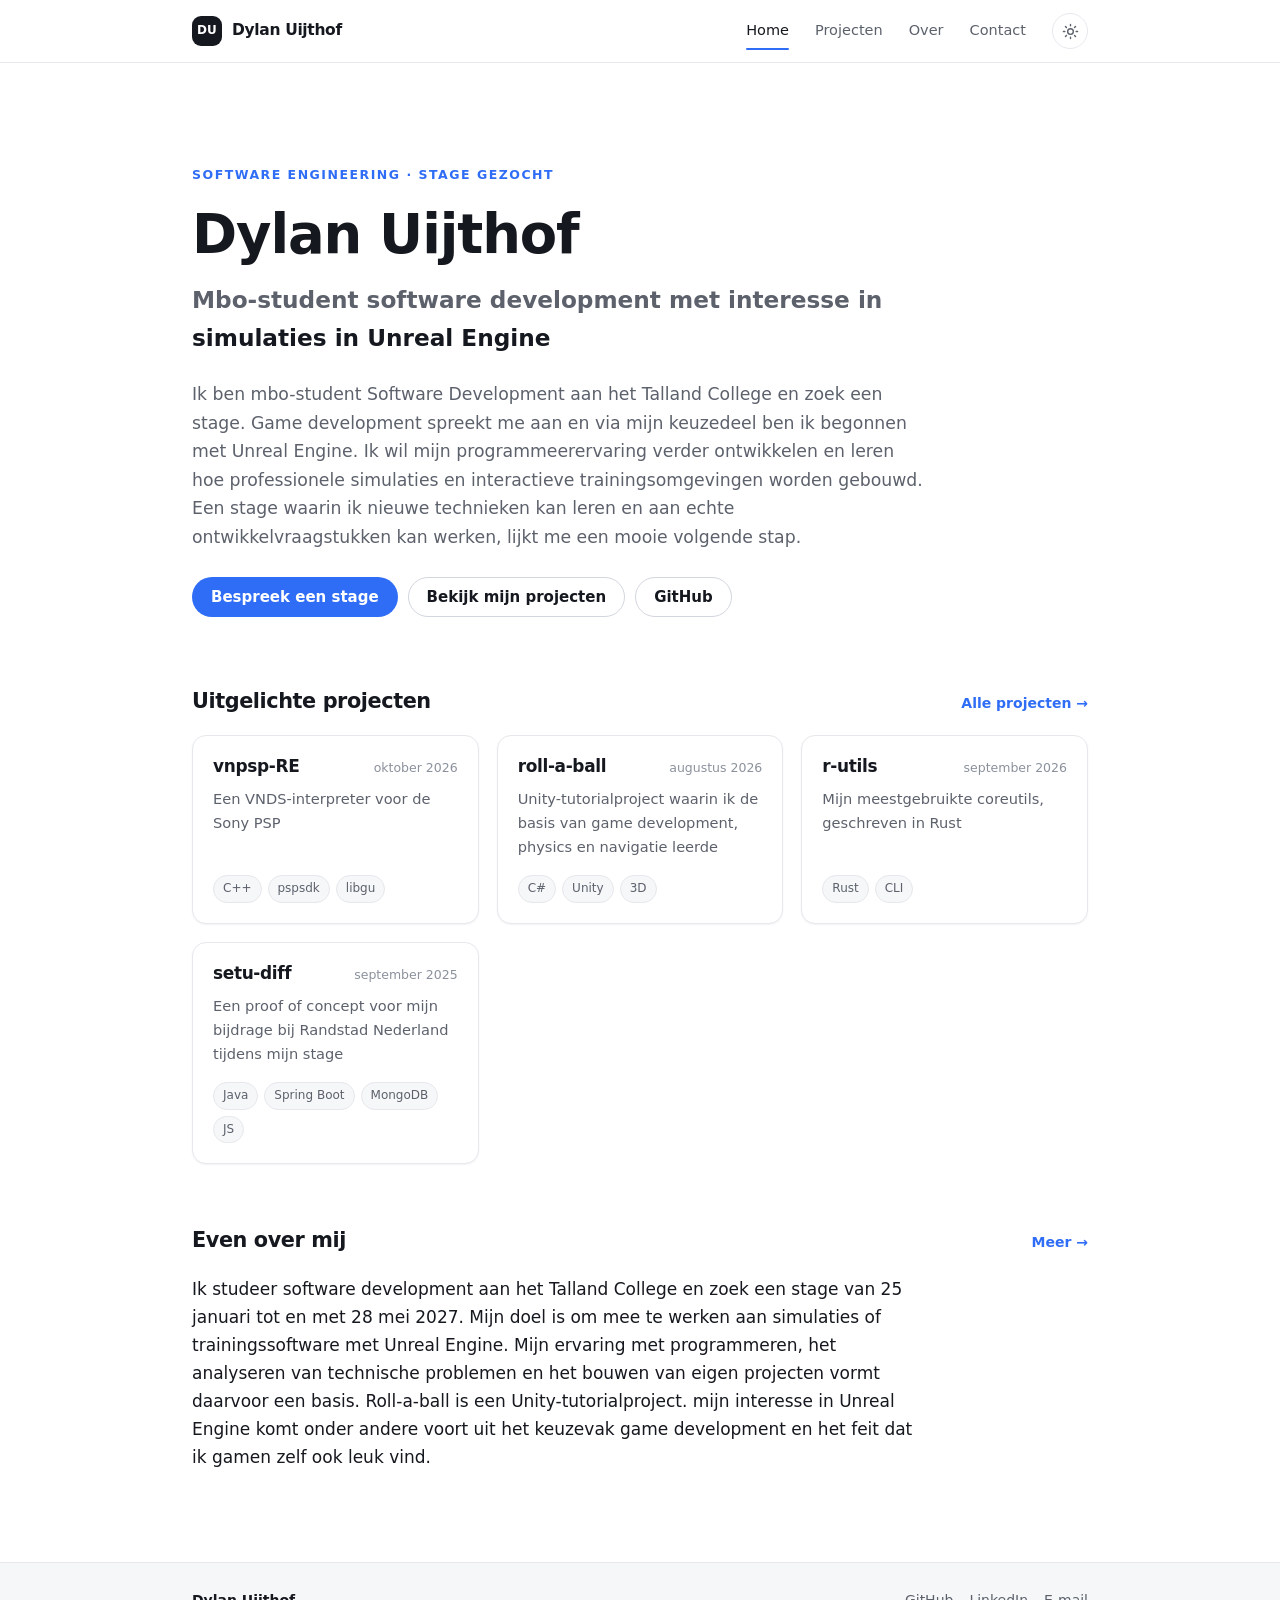
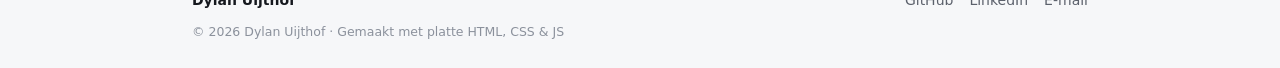
<file: index.html>
<!DOCTYPE html>
<html lang="nl" data-theme="light">
<head>
  <meta charset="utf-8">
  <meta name="viewport" content="width=device-width, initial-scale=1">
  <title>Dylan Uijthof — Systems-minded developer</title>
  <meta name="description" content="Portfolio van Dylan Uijthof, Systems-minded developer. Projecten, werk en contact.">
  <meta name="color-scheme" content="light dark">

  <meta property="og:type" content="website">
  <meta property="og:title" content="Dylan Uijthof — Systems-minded developer">
  <meta property="og:description" content="Projecten, werk en contact.">
  <meta name="twitter:card" content="summary">

  <link rel="icon" href="data:image/svg+xml,%3Csvg xmlns='http://www.w3.org/2000/svg' viewBox='0 0 32 32'%3E%3Crect width='32' height='32' rx='8' fill='%2315181e'/%3E%3Ctext x='16' y='22' font-family='sans-serif' font-size='15' font-weight='700' text-anchor='middle' fill='%23ffffff'%3EDU%3C/text%3E%3C/svg%3E">
  <link rel="stylesheet" href="assets/style.css">
  <script>
    /* Set the theme before first paint to avoid a flash of the wrong colours. */
    (function () {
      try {
        var t = localStorage.getItem('du-theme');
        if (t !== 'light' && t !== 'dark') {
          t = window.matchMedia && window.matchMedia('(prefers-color-scheme: dark)').matches ? 'dark' : 'light';
        }
        document.documentElement.setAttribute('data-theme', t);
        document.documentElement.style.colorScheme = t;
      } catch (e) { /* ignore */ }
    })();
  </script>
</head>
<body data-page="home">

  <a class="skip-link" href="#main">Naar de inhoud</a>

  <header class="site-header">
    <div class="wrap header-inner">
      <a class="brand" href="index.html">
        <span class="brand-mark" aria-hidden="true">DU</span>
        <span class="brand-text">Dylan Uijthof</span>
      </a>

      <nav class="site-nav" id="siteNav" aria-label="Hoofdmenu">
        <a href="index.html" data-nav="home">Home</a>
        <a href="projects.html" data-nav="projects">Projecten</a>
        <a href="about.html" data-nav="about">Over</a>
        <a href="contact.html" data-nav="contact">Contact</a>
      </nav>

      <button class="theme-toggle" id="themeToggle" type="button" aria-label="Kleurthema wisselen" aria-pressed="false" title="Thema wisselen">
        <svg class="icon-sun" viewBox="0 0 24 24" fill="none" stroke="currentColor" stroke-width="2" stroke-linecap="round" aria-hidden="true"><circle cx="12" cy="12" r="4"/><path d="M12 2v2M12 20v2M4.9 4.9l1.4 1.4M17.7 17.7l1.4 1.4M2 12h2M20 12h2M4.9 19.1l1.4-1.4M17.7 6.3l1.4-1.4"/></svg>
        <svg class="icon-moon" viewBox="0 0 24 24" fill="none" stroke="currentColor" stroke-width="2" stroke-linecap="round" stroke-linejoin="round" aria-hidden="true"><path d="M21 12.8A9 9 0 1 1 11.2 3a7 7 0 0 0 9.8 9.8z"/></svg>
      </button>

      <button class="nav-toggle" id="navToggle" type="button" aria-label="Menu openen" aria-controls="siteNav" aria-expanded="false">
        <span></span>
      </button>
    </div>
  </header>

  <main id="main" class="page">
    <div class="wrap">

      <section class="hero">
        <p class="eyebrow">Software Engineering · Stage gezocht</p>
        <h1>Dylan Uijthof</h1>
        <p class="role">Mbo-student software development met interesse in <b>simulaties in Unreal Engine</b></p>
        <p class="tagline">Ik ben mbo-student Software Development aan het Talland College en zoek een stage. Game development spreekt me aan en via mijn keuzedeel ben ik begonnen met Unreal Engine. Ik wil mijn programmeerervaring verder ontwikkelen en leren hoe professionele simulaties en interactieve trainingsomgevingen worden gebouwd. Een stage waarin ik nieuwe technieken kan leren en aan echte ontwikkelvraagstukken kan werken, lijkt me een mooie volgende stap.</p>
        <div class="btn-row">
          <a class="btn btn-primary" href="contact.html">Bespreek een stage</a>
          <a class="btn btn-ghost" href="projects.html">Bekijk mijn projecten</a>
          <a class="btn btn-ghost" href="https://github.com/Dylan-Uijthof" target="_blank" rel="noopener">GitHub</a>
        </div>
      </section>

      <section class="section" aria-labelledby="featured-title">
        <div class="section-head">
          <h2 id="featured-title">Uitgelichte projecten</h2>
          <a class="more" href="projects.html">Alle projecten &rarr;</a>
        </div>
        <ul class="grid" id="featured-projects">
          <li class="empty-state">Projecten laden&hellip;</li>
        </ul>
      </section>

      <section class="section" aria-labelledby="about-title">
        <div class="section-head">
          <h2 id="about-title">Even over mij</h2>
          <a class="more" href="about.html">Meer &rarr;</a>
        </div>
        <div class="prose">
          <p>
            Ik studeer software development aan het Talland College en zoek een stage van 25 januari tot en met 28 mei 2027. Mijn doel is om mee te werken aan simulaties of trainingssoftware met Unreal Engine. Mijn ervaring met programmeren, het analyseren van technische problemen en het bouwen van eigen projecten vormt daarvoor een basis. Roll-a-ball is een Unity-tutorialproject. mijn interesse in Unreal Engine komt onder andere voort uit het keuzevak game development en het feit dat ik gamen zelf ook leuk vind.
          </p>
        </div>
      </section>

    </div>
  </main>

  <footer class="site-footer">
    <div class="wrap footer-inner">
      <p><span class="footer-brand">Dylan Uijthof</span></p>
      <ul class="footer-links">
        <li><a href="https://github.com/Dylan-Uijthof" target="_blank" rel="noopener">GitHub</a></li>
        <li><a href="https://www.linkedin.com/in/dylanuijthof/" target="_blank" rel="noopener">LinkedIn</a></li>
        <li><a href="mailto:duijthof@pm.me">E-mail</a></li>
      </ul>
      <p class="footer-note">&copy; <span data-year>2026</span> Dylan Uijthof &middot; Gemaakt met platte HTML, CSS &amp; JS</p>
    </div>
  </footer>

  <script src="assets/main.js"></script>
</body>
</html>
</file>
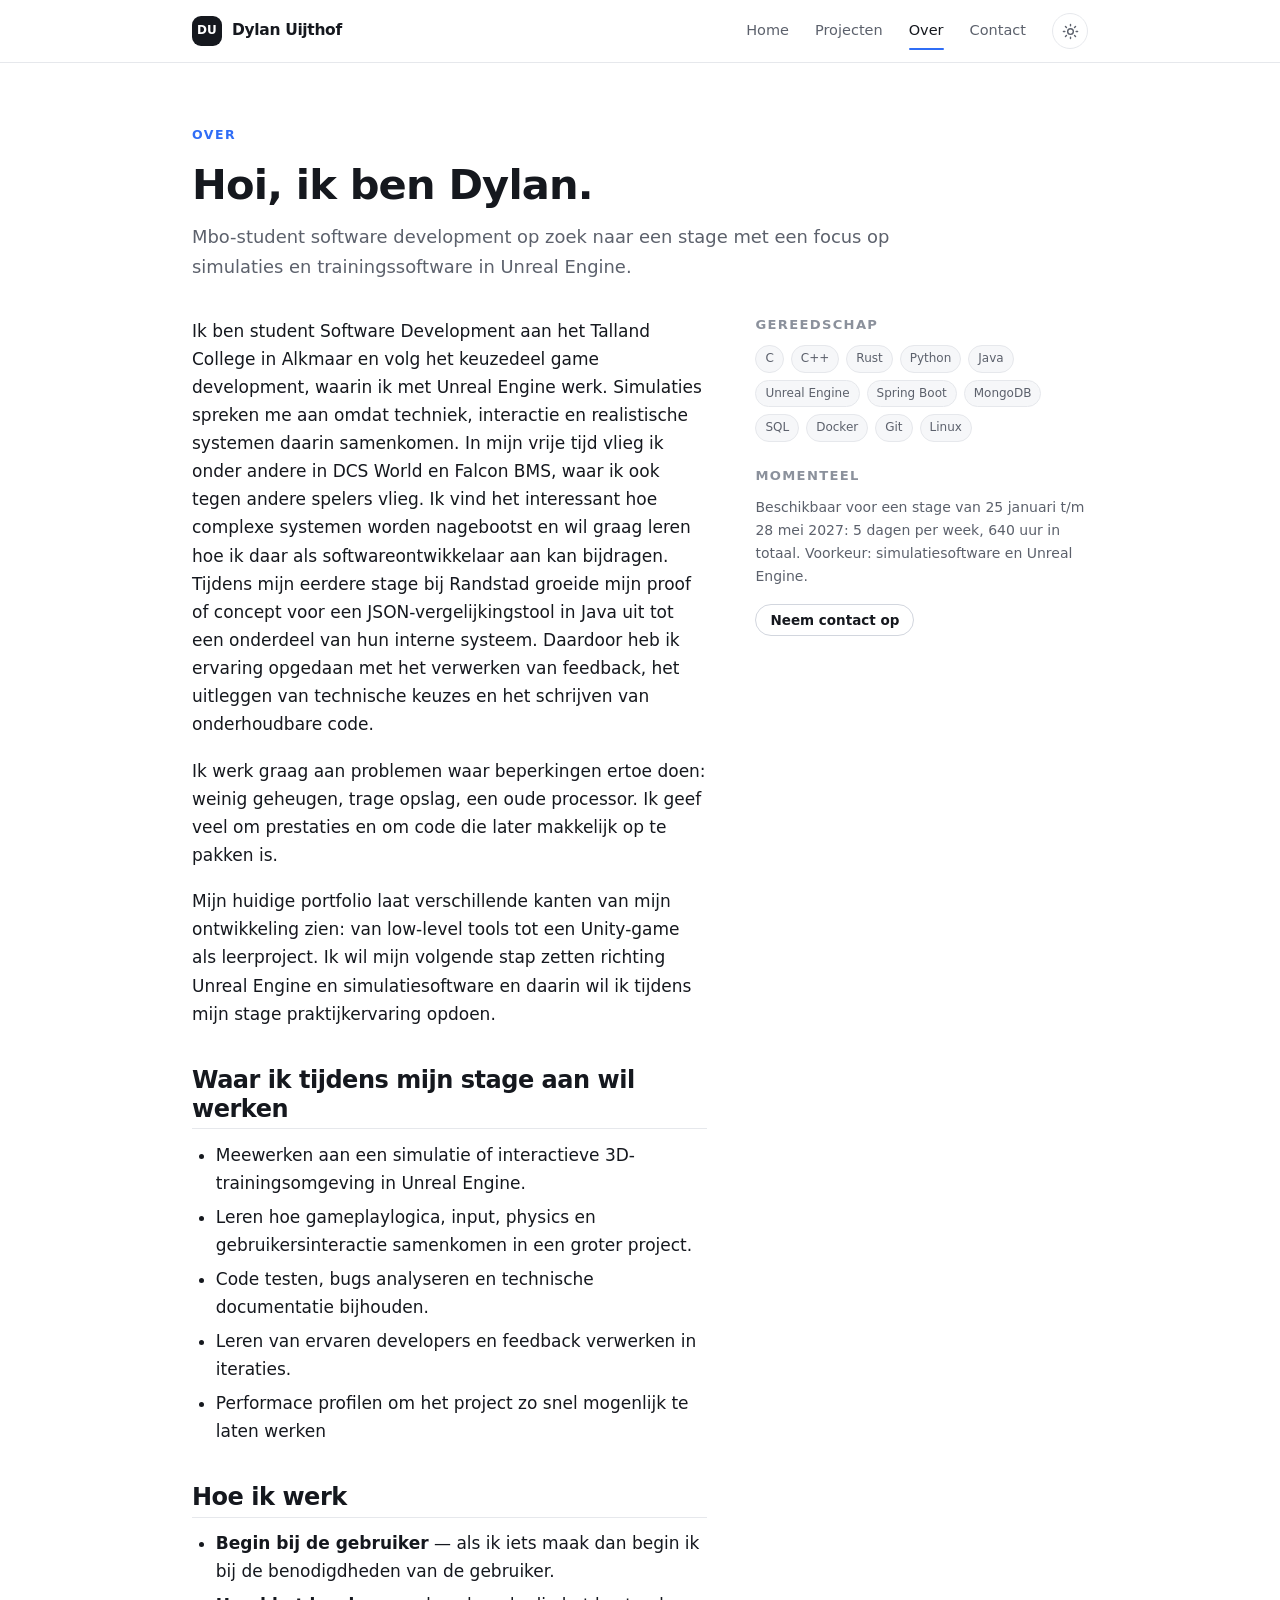
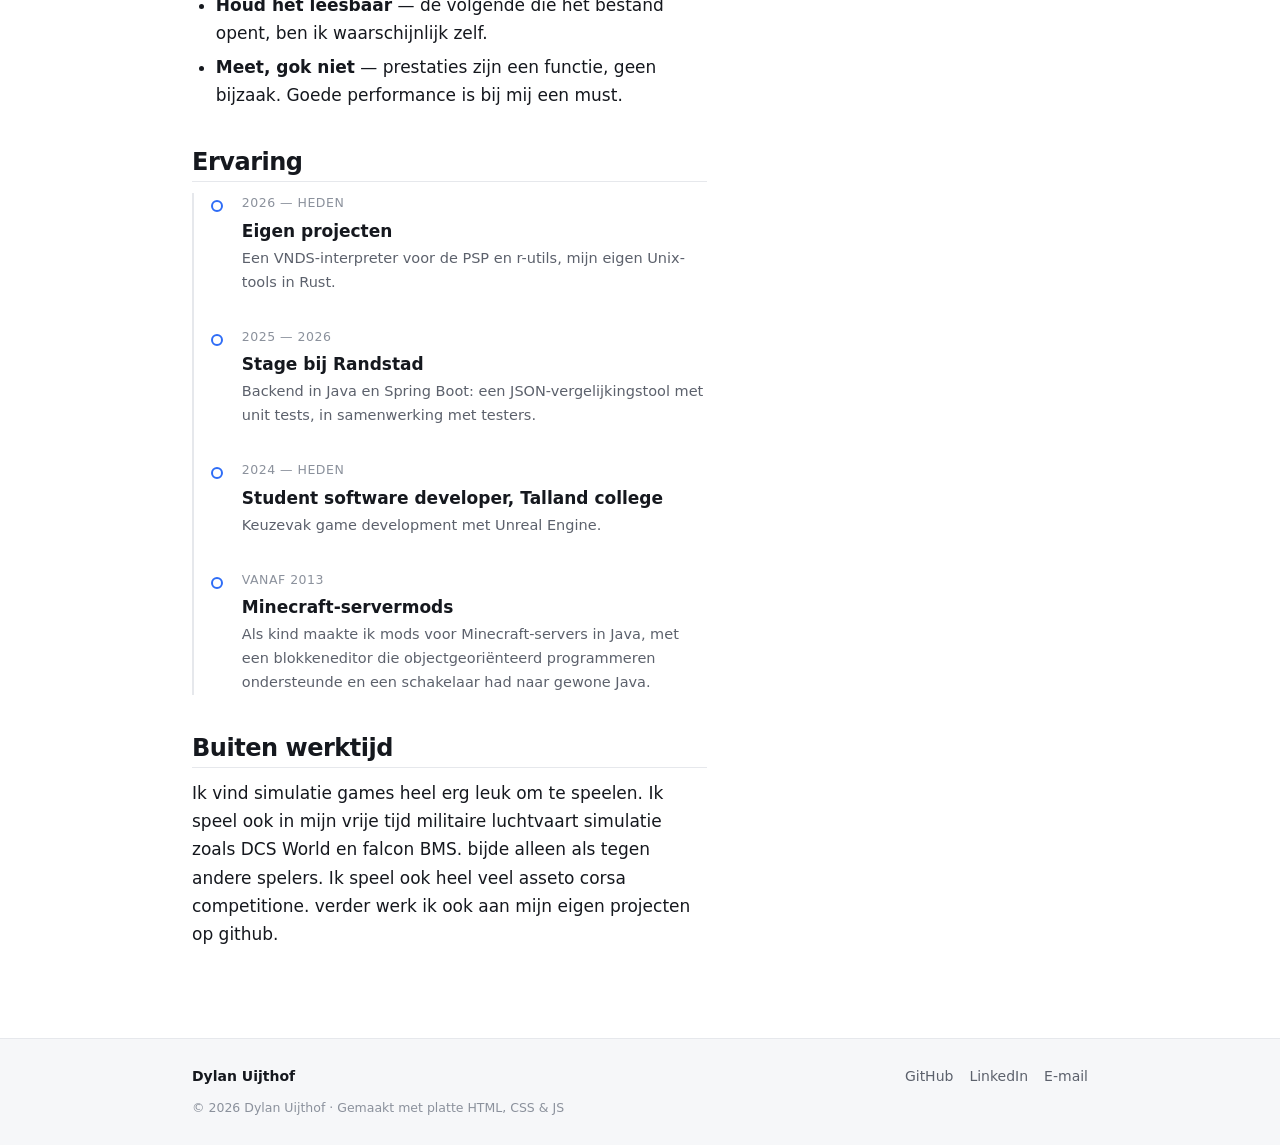
<file: about.html>
<!DOCTYPE html>
<html lang="nl" data-theme="light">
<head>
  <meta charset="utf-8">
  <meta name="viewport" content="width=device-width, initial-scale=1">
  <title>Over — Dylan Uijthof</title>
  <meta name="description" content="Over Dylan Uijthof, Systems-minded developer.">
  <meta name="color-scheme" content="light dark">

  <meta property="og:type" content="website">
  <meta property="og:title" content="Over — Dylan Uijthof">
  <meta property="og:description" content="Over Dylan Uijthof, Systems-minded developer.">
  <meta name="twitter:card" content="summary">

  <link rel="icon" href="data:image/svg+xml,%3Csvg xmlns='http://www.w3.org/2000/svg' viewBox='0 0 32 32'%3E%3Crect width='32' height='32' rx='8' fill='%2315181e'/%3E%3Ctext x='16' y='22' font-family='sans-serif' font-size='15' font-weight='700' text-anchor='middle' fill='%23ffffff'%3EDU%3C/text%3E%3C/svg%3E">
  <link rel="stylesheet" href="assets/style.css">
  <script>
    (function () {
      try {
        var t = localStorage.getItem('du-theme');
        if (t !== 'light' && t !== 'dark') {
          t = window.matchMedia && window.matchMedia('(prefers-color-scheme: dark)').matches ? 'dark' : 'light';
        }
        document.documentElement.setAttribute('data-theme', t);
        document.documentElement.style.colorScheme = t;
      } catch (e) { /* ignore */ }
    })();
  </script>
</head>
<body data-page="about">

  <a class="skip-link" href="#main">Naar de inhoud</a>

  <header class="site-header">
    <div class="wrap header-inner">
      <a class="brand" href="index.html">
        <span class="brand-mark" aria-hidden="true">DU</span>
        <span class="brand-text">Dylan Uijthof</span>
      </a>

      <nav class="site-nav" id="siteNav" aria-label="Hoofdmenu">
        <a href="index.html" data-nav="home">Home</a>
        <a href="projects.html" data-nav="projects">Projecten</a>
        <a href="about.html" data-nav="about">Over</a>
        <a href="contact.html" data-nav="contact">Contact</a>
      </nav>

      <button class="theme-toggle" id="themeToggle" type="button" aria-label="Kleurthema wisselen" aria-pressed="false" title="Thema wisselen">
        <svg class="icon-sun" viewBox="0 0 24 24" fill="none" stroke="currentColor" stroke-width="2" stroke-linecap="round" aria-hidden="true"><circle cx="12" cy="12" r="4"/><path d="M12 2v2M12 20v2M4.9 4.9l1.4 1.4M17.7 17.7l1.4 1.4M2 12h2M20 12h2M4.9 19.1l1.4-1.4M17.7 6.3l1.4-1.4"/></svg>
        <svg class="icon-moon" viewBox="0 0 24 24" fill="none" stroke="currentColor" stroke-width="2" stroke-linecap="round" stroke-linejoin="round" aria-hidden="true"><path d="M21 12.8A9 9 0 1 1 11.2 3a7 7 0 0 0 9.8 9.8z"/></svg>
      </button>

      <button class="nav-toggle" id="navToggle" type="button" aria-label="Menu openen" aria-controls="siteNav" aria-expanded="false">
        <span></span>
      </button>
    </div>
  </header>

  <main id="main" class="page">
    <div class="wrap">

      <header class="page-head">
        <p class="eyebrow">Over</p>
        <h1>Hoi, ik ben Dylan.</h1>
        <p class="lede">Mbo-student software development op zoek naar een stage met een focus op simulaties en trainingssoftware in Unreal Engine.</p>
      </header>

      <div class="about-grid">

        <div class="prose">
          <p>
            Ik ben student Software Development aan het Talland College in Alkmaar en volg het keuzedeel game development, waarin ik met Unreal Engine werk.

Simulaties spreken me aan omdat techniek, interactie en realistische systemen daarin samenkomen. In mijn vrije tijd vlieg ik onder andere in DCS World en Falcon BMS, waar ik ook tegen andere spelers vlieg. Ik vind het interessant hoe complexe systemen worden nagebootst en wil graag leren hoe ik daar als softwareontwikkelaar aan kan bijdragen.

Tijdens mijn eerdere stage bij Randstad groeide mijn proof of concept voor een JSON-vergelijkingstool in Java uit tot een onderdeel van hun interne systeem. Daardoor heb ik ervaring opgedaan met het verwerken van feedback, het uitleggen van technische keuzes en het schrijven van onderhoudbare code.
          </p>
          <p>
            Ik werk graag aan problemen waar beperkingen ertoe doen: weinig geheugen, trage
            opslag, een oude processor. Ik geef veel om prestaties en om code die later
            makkelijk op te pakken is.
          </p>
          <p>
            Mijn huidige portfolio laat verschillende kanten van mijn ontwikkeling zien: van low-level tools tot een Unity-game als leerproject. Ik wil mijn volgende stap zetten richting Unreal Engine en simulatiesoftware en daarin wil ik tijdens mijn stage praktijkervaring opdoen.
          </p>
          <h2>Waar ik tijdens mijn stage aan wil werken</h2>
          <ul>
            <li>Meewerken aan een simulatie of interactieve 3D-trainingsomgeving in Unreal Engine.</li>
            <li>Leren hoe gameplaylogica, input, physics en gebruikersinteractie samenkomen in een groter project.</li>
            <li>Code testen, bugs analyseren en technische documentatie bijhouden.</li>
            <li>Leren van ervaren developers en feedback verwerken in iteraties.</li>
            <li>Performace profilen om het project zo snel mogenlijk te laten werken</li>
          </ul>

          <h2>Hoe ik werk</h2>
          <ul>
            <li><strong>Begin bij de gebruiker</strong> — als ik iets maak dan begin ik bij de benodigdheden van de gebruiker.</li>
            <li><strong>Houd het leesbaar</strong> — de volgende die het bestand opent, ben ik waarschijnlijk zelf.</li>
            <li><strong>Meet, gok niet</strong> — prestaties zijn een functie, geen bijzaak. Goede performance is bij mij een must.</li>
          </ul>

          <h2>Ervaring</h2>
          <ol class="timeline">
            <li>
              <span class="when">2026 — heden</span>
              <span class="what">Eigen projecten</span>
              <p class="where">Een VNDS-interpreter voor de PSP en r-utils, mijn eigen Unix-tools in Rust.</p>
            </li>
            <li>
              <span class="when">2025 — 2026</span>
              <span class="what">Stage bij Randstad</span>
              <p class="where">Backend in Java en Spring Boot: een JSON-vergelijkingstool met unit tests, in samenwerking met testers.</p>
            </li>
            <li>
              <span class="when">2024 — heden</span>
              <span class="what">Student software developer, Talland college</span>
              <p class="where">Keuzevak game development met Unreal Engine.</p>
            </li>
            <li>
              <span class="when">Vanaf 2013</span>
              <span class="what">Minecraft-servermods</span>
              <p class="where">Als kind maakte ik mods voor Minecraft-servers in Java, met een blokkeneditor die objectgeoriënteerd programmeren ondersteunde en een schakelaar had naar gewone Java.</p>
            </li>
          </ol>

          <h2>Buiten werktijd</h2>
          <p>
            Ik vind simulatie games heel erg leuk om te speelen. Ik speel ook in mijn vrije tijd militaire luchtvaart simulatie zoals DCS World en falcon BMS. bijde alleen als tegen andere spelers. Ik speel ook heel veel asseto corsa competitione. verder werk ik ook aan mijn eigen projecten op github.
          </p>
        </div>

        <aside class="sidebar">
          <section aria-labelledby="toolbox-title">
            <h2 id="toolbox-title">Gereedschap</h2>
            <ul class="chip-list">
              <li class="tag">C</li>
              <li class="tag">C++</li>
              <li class="tag">Rust</li>
              <li class="tag">Python</li>
              <li class="tag">Java</li>
              <li class="tag">Unreal Engine</li>
              <li class="tag">Spring Boot</li>
              <li class="tag">MongoDB</li>
              <li class="tag">SQL</li>
              <li class="tag">Docker</li>
              <li class="tag">Git</li>
              <li class="tag">Linux</li>
            </ul>
          </section>

          <section aria-labelledby="currently-title">
            <h2 id="currently-title">Momenteel</h2>
            <p class="muted-note">Beschikbaar voor een stage van 25 januari t/m 28 mei 2027: 5 dagen per week, 640 uur in totaal. Voorkeur: simulatiesoftware en Unreal Engine.</p>
            <p class="btn-row">
              <a class="btn btn-ghost btn-sm" href="contact.html">Neem contact op</a>
            </p>
          </section>
        </aside>

      </div>
    </div>
  </main>

  <footer class="site-footer">
    <div class="wrap footer-inner">
      <p><span class="footer-brand">Dylan Uijthof</span></p>
      <ul class="footer-links">
        <li><a href="https://github.com/Dylan-Uijthof" target="_blank" rel="noopener">GitHub</a></li>
        <li><a href="https://www.linkedin.com/in/dylanuijthof/" target="_blank" rel="noopener">LinkedIn</a></li>
        <li><a href="mailto:duijthof@pm.me">E-mail</a></li>
      </ul>
      <p class="footer-note">&copy; <span data-year>2026</span> Dylan Uijthof &middot; Gemaakt met platte HTML, CSS &amp; JS</p>
    </div>
  </footer>

  <script src="assets/main.js"></script>
</body>
</html>
</file>
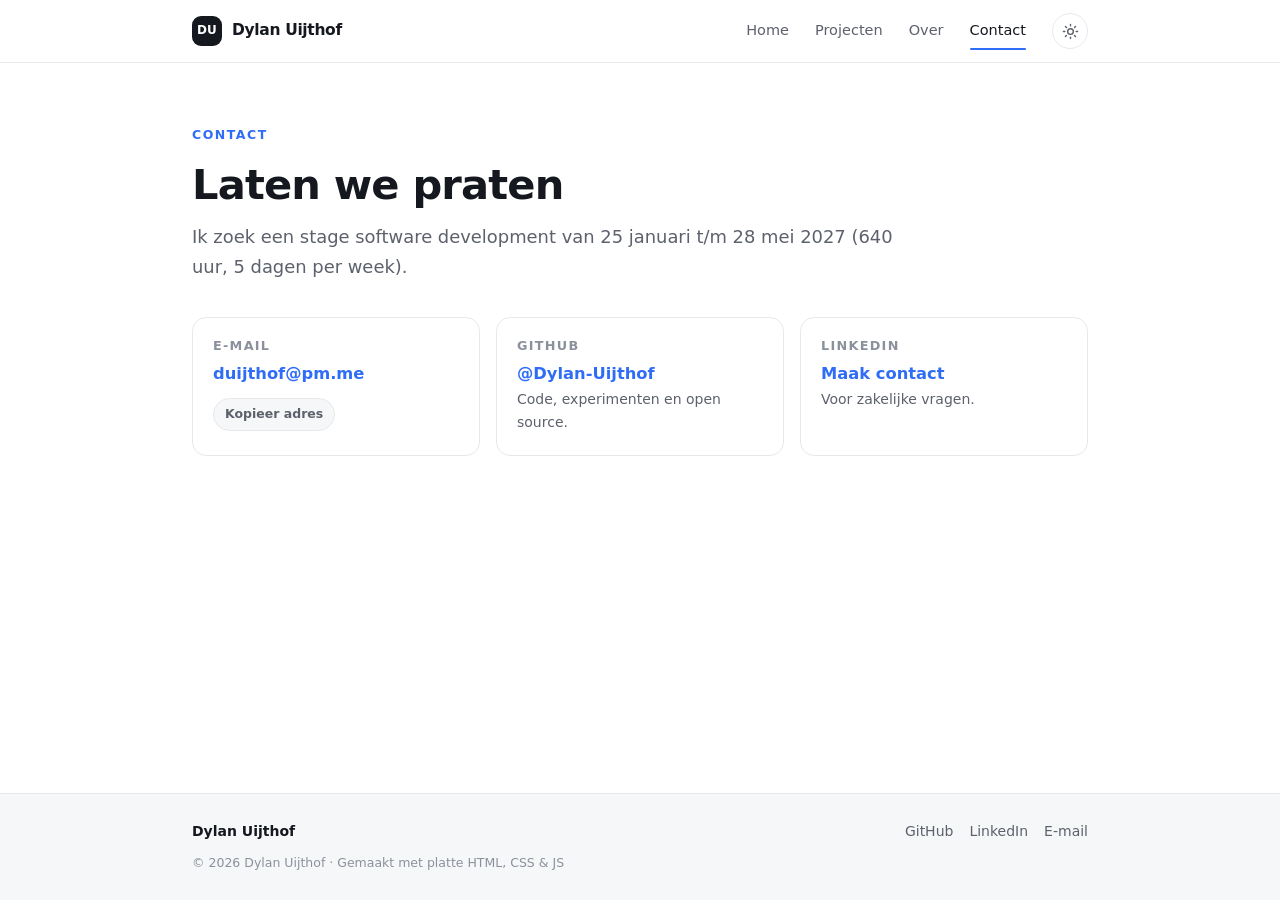
<file: contact.html>
<!DOCTYPE html>
<html lang="nl" data-theme="light">
<head>
  <meta charset="utf-8">
  <meta name="viewport" content="width=device-width, initial-scale=1">
  <title>Contact — Dylan Uijthof</title>
  <meta name="description" content="Neem contact op met Dylan Uijthof.">
  <meta name="color-scheme" content="light dark">

  <meta property="og:type" content="website">
  <meta property="og:title" content="Contact — Dylan Uijthof">
  <meta property="og:description" content="Neem contact op met Dylan Uijthof.">
  <meta name="twitter:card" content="summary">

  <link rel="icon" href="data:image/svg+xml,%3Csvg xmlns='http://www.w3.org/2000/svg' viewBox='0 0 32 32'%3E%3Crect width='32' height='32' rx='8' fill='%2315181e'/%3E%3Ctext x='16' y='22' font-family='sans-serif' font-size='15' font-weight='700' text-anchor='middle' fill='%23ffffff'%3EDU%3C/text%3E%3C/svg%3E">
  <link rel="stylesheet" href="assets/style.css">
  <script>
    (function () {
      try {
        var t = localStorage.getItem('du-theme');
        if (t !== 'light' && t !== 'dark') {
          t = window.matchMedia && window.matchMedia('(prefers-color-scheme: dark)').matches ? 'dark' : 'light';
        }
        document.documentElement.setAttribute('data-theme', t);
        document.documentElement.style.colorScheme = t;
      } catch (e) { /* ignore */ }
    })();
  </script>
</head>
<body data-page="contact">

  <a class="skip-link" href="#main">Naar de inhoud</a>

  <header class="site-header">
    <div class="wrap header-inner">
      <a class="brand" href="index.html">
        <span class="brand-mark" aria-hidden="true">DU</span>
        <span class="brand-text">Dylan Uijthof</span>
      </a>

      <nav class="site-nav" id="siteNav" aria-label="Hoofdmenu">
        <a href="index.html" data-nav="home">Home</a>
        <a href="projects.html" data-nav="projects">Projecten</a>
        <a href="about.html" data-nav="about">Over</a>
        <a href="contact.html" data-nav="contact">Contact</a>
      </nav>

      <button class="theme-toggle" id="themeToggle" type="button" aria-label="Kleurthema wisselen" aria-pressed="false" title="Thema wisselen">
        <svg class="icon-sun" viewBox="0 0 24 24" fill="none" stroke="currentColor" stroke-width="2" stroke-linecap="round" aria-hidden="true"><circle cx="12" cy="12" r="4"/><path d="M12 2v2M12 20v2M4.9 4.9l1.4 1.4M17.7 17.7l1.4 1.4M2 12h2M20 12h2M4.9 19.1l1.4-1.4M17.7 6.3l1.4-1.4"/></svg>
        <svg class="icon-moon" viewBox="0 0 24 24" fill="none" stroke="currentColor" stroke-width="2" stroke-linecap="round" stroke-linejoin="round" aria-hidden="true"><path d="M21 12.8A9 9 0 1 1 11.2 3a7 7 0 0 0 9.8 9.8z"/></svg>
      </button>

      <button class="nav-toggle" id="navToggle" type="button" aria-label="Menu openen" aria-controls="siteNav" aria-expanded="false">
        <span></span>
      </button>
    </div>
  </header>

  <main id="main" class="page">
    <div class="wrap">

      <header class="page-head">
        <p class="eyebrow">Contact</p>
        <h1>Laten we praten</h1>
        <p class="lede">
          Ik zoek een stage software development van 25 januari t/m 28 mei 2027 (640 uur, 5 dagen per week).
        </p>
      </header>

      <div class="contact-grid">
        <div class="contact-card">
          <h3>E-mail</h3>
          <p class="big"><a href="mailto:duijthof@pm.me">duijthof@pm.me</a></p>
          <button class="copy-inline" type="button" data-copy="duijthof@pm.me" data-copy-label="Gekopieerd!">Kopieer adres</button>
        </div>

        <div class="contact-card">
          <h3>GitHub</h3>
          <p class="big"><a href="https://github.com/Dylan-Uijthof" target="_blank" rel="noopener">@Dylan-Uijthof</a></p>
          <p class="muted-note">Code, experimenten en open source.</p>
        </div>

        <div class="contact-card">
          <h3>LinkedIn</h3>
          <p class="big"><a href="https://www.linkedin.com/in/dylanuijthof/" target="_blank" rel="noopener">Maak contact</a></p>
          <p class="muted-note">Voor zakelijke vragen.</p>
        </div>
      </div>

    </div>
  </main>

  <footer class="site-footer">
    <div class="wrap footer-inner">
      <p><span class="footer-brand">Dylan Uijthof</span></p>
      <ul class="footer-links">
        <li><a href="https://github.com/Dylan-Uijthof" target="_blank" rel="noopener">GitHub</a></li>
        <li><a href="https://www.linkedin.com/in/dylanuijthof/" target="_blank" rel="noopener">LinkedIn</a></li>
        <li><a href="mailto:duijthof@pm.me">E-mail</a></li>
      </ul>
      <p class="footer-note">&copy; <span data-year>2026</span> Dylan Uijthof &middot; Gemaakt met platte HTML, CSS &amp; JS</p>
    </div>
  </footer>

  <script src="assets/main.js"></script>
</body>
</html>
</file>
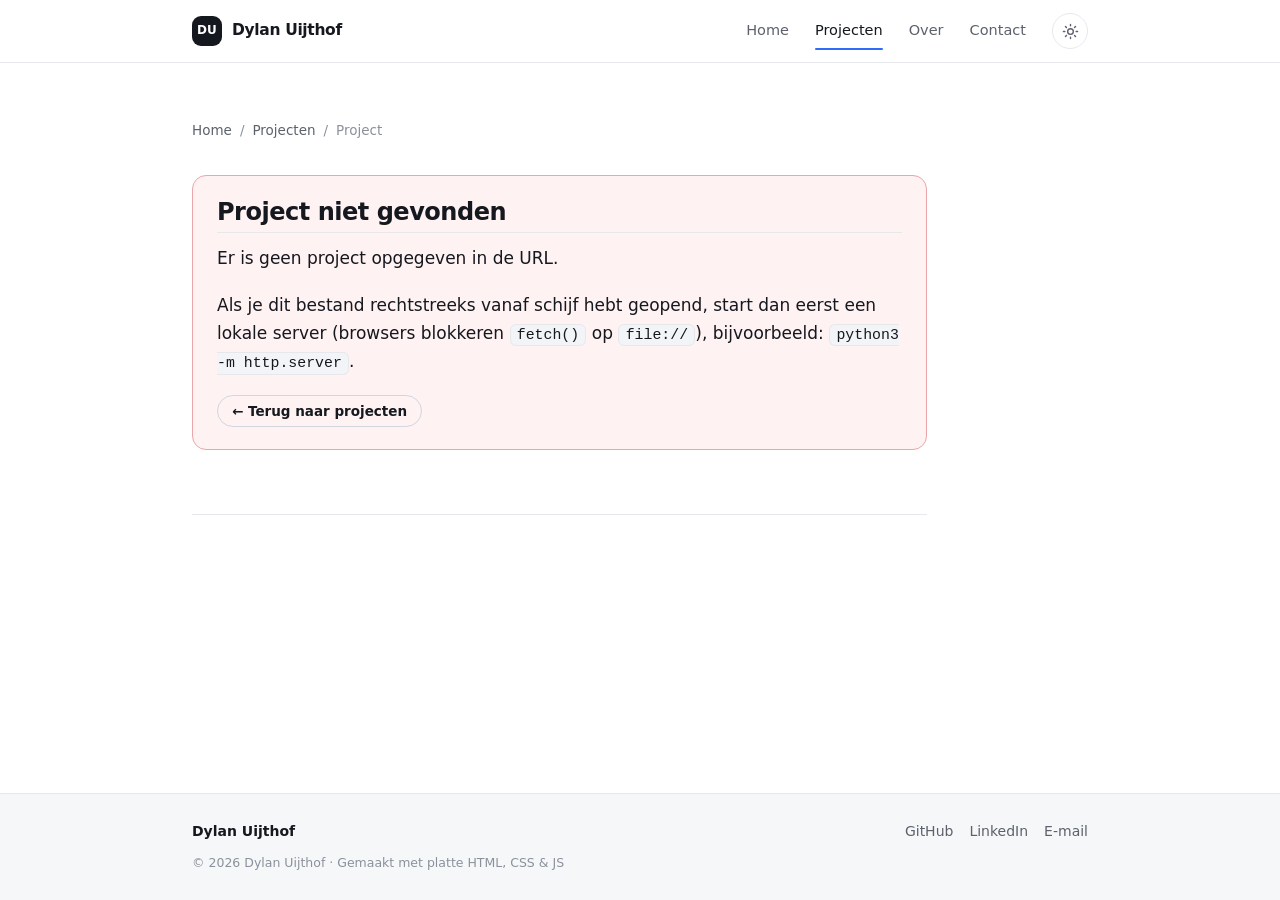
<file: project.html>
<!DOCTYPE html>
<html lang="nl" data-theme="light">
<head>
  <meta charset="utf-8">
  <meta name="viewport" content="width=device-width, initial-scale=1">
  <title>Project — Dylan Uijthof</title>
  <meta name="description" content="Een project van Dylan Uijthof.">
  <meta name="color-scheme" content="light dark">

  <meta property="og:type" content="article">
  <meta property="og:title" content="Project — Dylan Uijthof">
  <meta name="twitter:card" content="summary">

  <link rel="icon" href="data:image/svg+xml,%3Csvg xmlns='http://www.w3.org/2000/svg' viewBox='0 0 32 32'%3E%3Crect width='32' height='32' rx='8' fill='%2315181e'/%3E%3Ctext x='16' y='22' font-family='sans-serif' font-size='15' font-weight='700' text-anchor='middle' fill='%23ffffff'%3EDU%3C/text%3E%3C/svg%3E">
  <link rel="stylesheet" href="assets/style.css">
  <script>
    (function () {
      try {
        var t = localStorage.getItem('du-theme');
        if (t !== 'light' && t !== 'dark') {
          t = window.matchMedia && window.matchMedia('(prefers-color-scheme: dark)').matches ? 'dark' : 'light';
        }
        document.documentElement.setAttribute('data-theme', t);
        document.documentElement.style.colorScheme = t;
      } catch (e) { /* ignore */ }
    })();
  </script>
</head>
<body data-page="projects">

  <a class="skip-link" href="#main">Naar de inhoud</a>

  <header class="site-header">
    <div class="wrap header-inner">
      <a class="brand" href="index.html">
        <span class="brand-mark" aria-hidden="true">DU</span>
        <span class="brand-text">Dylan Uijthof</span>
      </a>

      <nav class="site-nav" id="siteNav" aria-label="Hoofdmenu">
        <a href="index.html" data-nav="home">Home</a>
        <a href="projects.html" data-nav="projects">Projecten</a>
        <a href="about.html" data-nav="about">Over</a>
        <a href="contact.html" data-nav="contact">Contact</a>
      </nav>

      <button class="theme-toggle" id="themeToggle" type="button" aria-label="Kleurthema wisselen" aria-pressed="false" title="Thema wisselen">
        <svg class="icon-sun" viewBox="0 0 24 24" fill="none" stroke="currentColor" stroke-width="2" stroke-linecap="round" aria-hidden="true"><circle cx="12" cy="12" r="4"/><path d="M12 2v2M12 20v2M4.9 4.9l1.4 1.4M17.7 17.7l1.4 1.4M2 12h2M20 12h2M4.9 19.1l1.4-1.4M17.7 6.3l1.4-1.4"/></svg>
        <svg class="icon-moon" viewBox="0 0 24 24" fill="none" stroke="currentColor" stroke-width="2" stroke-linecap="round" stroke-linejoin="round" aria-hidden="true"><path d="M21 12.8A9 9 0 1 1 11.2 3a7 7 0 0 0 9.8 9.8z"/></svg>
      </button>

      <button class="nav-toggle" id="navToggle" type="button" aria-label="Menu openen" aria-controls="siteNav" aria-expanded="false">
        <span></span>
      </button>
    </div>
  </header>

  <main id="main" class="page">
    <div class="wrap">

      <nav class="breadcrumb" aria-label="Kruimelpad">
        <a href="index.html">Home</a>
        <span class="sep" aria-hidden="true">/</span>
        <a href="projects.html">Projecten</a>
        <span class="sep" aria-hidden="true">/</span>
        <span id="crumb-current">Project</span>
      </nav>

      <article id="project">
        <header class="article-head" id="article-head"></header>
        <div class="prose" id="article-body">
          <p class="loading">Project laden</p>
        </div>
        <nav class="pager" id="pager" aria-label="Projectnavigatie"></nav>
      </article>

    </div>
  </main>

  <footer class="site-footer">
    <div class="wrap footer-inner">
      <p><span class="footer-brand">Dylan Uijthof</span></p>
      <ul class="footer-links">
        <li><a href="https://github.com/Dylan-Uijthof" target="_blank" rel="noopener">GitHub</a></li>
        <li><a href="https://www.linkedin.com/in/dylanuijthof/" target="_blank" rel="noopener">LinkedIn</a></li>
        <li><a href="mailto:duijthof@pm.me">E-mail</a></li>
      </ul>
      <p class="footer-note">&copy; <span data-year>2026</span> Dylan Uijthof &middot; Gemaakt met platte HTML, CSS &amp; JS</p>
    </div>
  </footer>

  <script src="assets/markdown.js"></script>
  <script src="assets/main.js"></script>
</body>
</html>
</file>
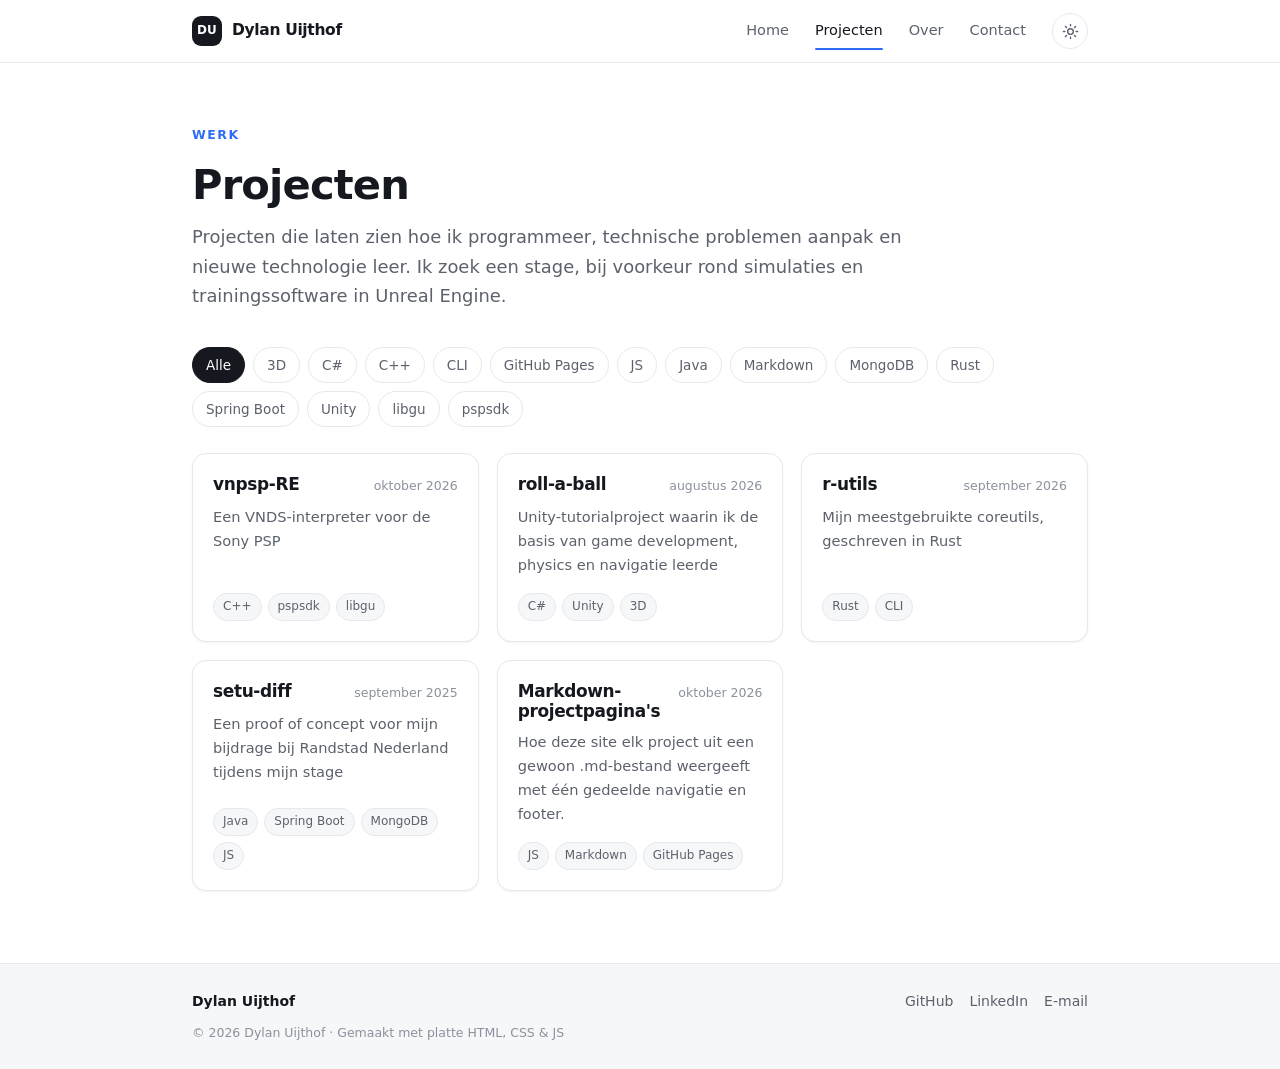
<file: projects.html>
<!DOCTYPE html>
<html lang="nl" data-theme="light">
<head>
  <meta charset="utf-8">
  <meta name="viewport" content="width=device-width, initial-scale=1">
  <title>Projecten — Dylan Uijthof</title>
  <meta name="description" content="Projecten van Dylan Uijthof, beschreven als Markdown-projectpagina's.">
  <meta name="color-scheme" content="light dark">

  <meta property="og:type" content="website">
  <meta property="og:title" content="Projecten — Dylan Uijthof">
  <meta property="og:description" content="Dingen die ik heb gebouwd, beschreven als Markdown-projectpagina's.">
  <meta name="twitter:card" content="summary">

  <link rel="icon" href="data:image/svg+xml,%3Csvg xmlns='http://www.w3.org/2000/svg' viewBox='0 0 32 32'%3E%3Crect width='32' height='32' rx='8' fill='%2315181e'/%3E%3Ctext x='16' y='22' font-family='sans-serif' font-size='15' font-weight='700' text-anchor='middle' fill='%23ffffff'%3EDU%3C/text%3E%3C/svg%3E">
  <link rel="stylesheet" href="assets/style.css">
  <script>
    (function () {
      try {
        var t = localStorage.getItem('du-theme');
        if (t !== 'light' && t !== 'dark') {
          t = window.matchMedia && window.matchMedia('(prefers-color-scheme: dark)').matches ? 'dark' : 'light';
        }
        document.documentElement.setAttribute('data-theme', t);
        document.documentElement.style.colorScheme = t;
      } catch (e) { /* ignore */ }
    })();
  </script>
</head>
<body data-page="projects">

  <a class="skip-link" href="#main">Naar de inhoud</a>

  <header class="site-header">
    <div class="wrap header-inner">
      <a class="brand" href="index.html">
        <span class="brand-mark" aria-hidden="true">DU</span>
        <span class="brand-text">Dylan Uijthof</span>
      </a>

      <nav class="site-nav" id="siteNav" aria-label="Hoofdmenu">
        <a href="index.html" data-nav="home">Home</a>
        <a href="projects.html" data-nav="projects">Projecten</a>
        <a href="about.html" data-nav="about">Over</a>
        <a href="contact.html" data-nav="contact">Contact</a>
      </nav>

      <button class="theme-toggle" id="themeToggle" type="button" aria-label="Kleurthema wisselen" aria-pressed="false" title="Thema wisselen">
        <svg class="icon-sun" viewBox="0 0 24 24" fill="none" stroke="currentColor" stroke-width="2" stroke-linecap="round" aria-hidden="true"><circle cx="12" cy="12" r="4"/><path d="M12 2v2M12 20v2M4.9 4.9l1.4 1.4M17.7 17.7l1.4 1.4M2 12h2M20 12h2M4.9 19.1l1.4-1.4M17.7 6.3l1.4-1.4"/></svg>
        <svg class="icon-moon" viewBox="0 0 24 24" fill="none" stroke="currentColor" stroke-width="2" stroke-linecap="round" stroke-linejoin="round" aria-hidden="true"><path d="M21 12.8A9 9 0 1 1 11.2 3a7 7 0 0 0 9.8 9.8z"/></svg>
      </button>

      <button class="nav-toggle" id="navToggle" type="button" aria-label="Menu openen" aria-controls="siteNav" aria-expanded="false">
        <span></span>
      </button>
    </div>
  </header>

  <main id="main" class="page">
    <div class="wrap">

      <header class="page-head">
        <p class="eyebrow">Werk</p>
        <h1>Projecten</h1>
        <p class="lede">
          Projecten die laten zien hoe ik programmeer, technische problemen aanpak en nieuwe technologie leer. Ik zoek een stage, bij voorkeur rond simulaties en trainingssoftware in Unreal Engine.
        </p>
      </header>

      <div class="filter-bar" id="filters" role="group" aria-label="Projecten filteren op tag"></div>

      <ul class="grid" id="project-list">
        <li class="empty-state">Projecten laden&hellip;</li>
      </ul>

    </div>
  </main>

  <footer class="site-footer">
    <div class="wrap footer-inner">
      <p><span class="footer-brand">Dylan Uijthof</span></p>
      <ul class="footer-links">
        <li><a href="https://github.com/Dylan-Uijthof" target="_blank" rel="noopener">GitHub</a></li>
        <li><a href="https://www.linkedin.com/in/dylanuijthof/" target="_blank" rel="noopener">LinkedIn</a></li>
        <li><a href="mailto:duijthof@pm.me">E-mail</a></li>
      </ul>
      <p class="footer-note">&copy; <span data-year>2026</span> Dylan Uijthof &middot; Gemaakt met platte HTML, CSS &amp; JS</p>
    </div>
  </footer>

  <script src="assets/main.js"></script>
</body>
</html>
</file>
<file: assets/style.css>
/* ==========================================================================
   Dylan Uijthof — portfolio stylesheet
   Plain CSS. No build step, no dependencies.
   Light + dark themes are driven by [data-theme] on <html>.
   ========================================================================== */

/* --------------------------------------------------------------------------
   1. Design tokens
   -------------------------------------------------------------------------- */
:root {
  --font-sans: ui-sans-serif, system-ui, -apple-system, "Segoe UI", Roboto,
    "Helvetica Neue", Arial, "Noto Sans", sans-serif;
  --font-mono: ui-monospace, SFMono-Regular, "SF Mono", Menlo, Consolas,
    "Liberation Mono", "Courier New", monospace;

  --maxw: 940px;
  --maxw-prose: 68ch;
  --radius: 14px;
  --radius-sm: 9px;
  --gutter: 22px;

  --bg: #ffffff;
  --bg-soft: #f6f7f9;
  --bg-elev: #ffffff;
  --fg: #15181e;
  --muted: #5c616c;
  --faint: #8b919c;
  --border: #e6e8ec;
  --border-strong: #d2d6de;
  --accent: #2f6df6;
  --accent-hover: #1d55d8;
  --accent-soft: #eaf0fe;
  --accent-fg: #ffffff;
  --code-bg: #f3f4f7;
  --mark: #fff2a8;
  --shadow-sm: 0 1px 2px rgba(16, 24, 40, .05);
  --shadow: 0 1px 2px rgba(16, 24, 40, .05), 0 12px 28px rgba(16, 24, 40, .07);

  /* code syntax tokens */
  --tok-com: #6a737d;
  --tok-str: #032f62;
  --tok-num: #005cc5;
  --tok-kw: #cf222e;
  --tok-typ: #6f42c1;
  --tok-fn: #8250df;
  --tok-bi: #953800;
  --tok-op: #57606a;
  --tok-meta: #b31d28;
  --tok-anno: #953800;
}

[data-theme="dark"] {
  --bg: #0d0f13;
  --bg-soft: #13161c;
  --bg-elev: #161a21;
  --fg: #e9ebef;
  --muted: #a2a8b4;
  --faint: #79808d;
  --border: #242932;
  --border-strong: #343b47;
  --accent: #7aa2ff;
  --accent-hover: #9bb9ff;
  --accent-soft: #182137;
  --accent-fg: #0b1220;
  --code-bg: #1a1f27;
  --mark: #4a3f13;
  --shadow-sm: 0 1px 2px rgba(0, 0, 0, .4);
  --shadow: 0 1px 2px rgba(0, 0, 0, .4), 0 16px 34px rgba(0, 0, 0, .45);

  /* code syntax tokens */
  --tok-com: #6b7b8c;
  --tok-str: #98c379;
  --tok-num: #d19a66;
  --tok-kw: #c678dd;
  --tok-typ: #e5c07b;
  --tok-fn: #61afef;
  --tok-bi: #56b6c2;
  --tok-op: #8b93a1;
  --tok-meta: #56b6c2;
  --tok-anno: #d19a66;
}

/* --------------------------------------------------------------------------
   2. Reset & base
   -------------------------------------------------------------------------- */
*,
*::before,
*::after { box-sizing: border-box; }

html {
  -webkit-text-size-adjust: 100%;
  scroll-behavior: smooth;
  scroll-padding-top: 90px;
}

@media (prefers-reduced-motion: reduce) {
  html { scroll-behavior: auto; }
  *,
  *::before,
  *::after { animation-duration: .001ms !important; transition-duration: .001ms !important; }
}

body {
  margin: 0;
  min-height: 100vh;
  display: flex;
  flex-direction: column;
  font-family: var(--font-sans);
  font-size: 17px;
  line-height: 1.65;
  color: var(--fg);
  background: var(--bg);
  -webkit-font-smoothing: antialiased;
  text-rendering: optimizeLegibility;
}

img { max-width: 100%; height: auto; display: block; }

a { color: var(--accent); text-decoration: none; }
a:hover { color: var(--accent-hover); text-decoration: underline; text-underline-offset: 3px; }

:focus-visible {
  outline: 2px solid var(--accent);
  outline-offset: 3px;
  border-radius: 4px;
}

::selection { background: var(--accent); color: var(--accent-fg); }

h1, h2, h3, h4, h5, h6 {
  line-height: 1.2;
  font-weight: 700;
  letter-spacing: -.02em;
  margin: 0 0 .6em;
  color: var(--fg);
}

p { margin: 0 0 1.1em; }

hr {
  border: 0;
  border-top: 1px solid var(--border);
  margin: 2.4rem 0;
}

mark { background: var(--mark); color: inherit; padding: 0 .15em; border-radius: 3px; }

.skip-link {
  position: absolute;
  left: -9999px;
  top: 0;
  z-index: 200;
  background: var(--accent);
  color: var(--accent-fg);
  padding: 10px 16px;
  border-radius: 0 0 var(--radius-sm) 0;
}
.skip-link:focus { left: 0; }

.visually-hidden {
  position: absolute !important;
  width: 1px; height: 1px;
  margin: -1px; padding: 0;
  overflow: hidden; clip: rect(0 0 0 0);
  white-space: nowrap; border: 0;
}

.wrap {
  width: 100%;
  max-width: var(--maxw);
  margin-inline: auto;
  padding-inline: var(--gutter);
}

main { flex: 1 0 auto; }

/* --------------------------------------------------------------------------
   3. Header / navigation
   -------------------------------------------------------------------------- */
.site-header {
  position: sticky;
  top: 0;
  z-index: 100;
  background: var(--bg);
  background: color-mix(in srgb, var(--bg) 82%, transparent);
  backdrop-filter: saturate(180%) blur(12px);
  -webkit-backdrop-filter: saturate(180%) blur(12px);
  border-bottom: 1px solid var(--border);
}

@supports not (backdrop-filter: blur(2px)) {
  .site-header { background: var(--bg); }
}

.header-inner {
  display: flex;
  align-items: center;
  gap: 8px;
  min-height: 62px;
}

.brand {
  display: inline-flex;
  align-items: center;
  gap: 10px;
  margin-right: auto;
  color: var(--fg);
  font-weight: 700;
  letter-spacing: -.02em;
  text-decoration: none;
}
.brand:hover { color: var(--fg); text-decoration: none; }

.brand-mark {
  display: grid;
  place-items: center;
  width: 30px;
  height: 30px;
  border-radius: 9px;
  background: var(--fg);
  color: var(--bg);
  font-size: 12px;
  font-weight: 800;
  letter-spacing: .02em;
}

.brand-text { font-size: 15.5px; }

.site-nav {
  display: flex;
  align-items: center;
  gap: 2px;
}

.site-nav a {
  position: relative;
  display: inline-block;
  padding: 7px 12px;
  border-radius: var(--radius-sm);
  color: var(--muted);
  font-size: 14.5px;
  font-weight: 500;
  text-decoration: none;
  transition: color .15s ease, background-color .15s ease;
}
.site-nav a:hover { color: var(--fg); background: var(--bg-soft); text-decoration: none; }
.site-nav a.is-active { color: var(--fg); }

.site-nav a.is-active::after {
  content: "";
  position: absolute;
  left: 12px;
  right: 12px;
  bottom: 0;
  height: 2px;
  border-radius: 2px;
  background: var(--accent);
}

.theme-toggle {
  display: grid;
  place-items: center;
  width: 36px;
  height: 36px;
  margin-left: 6px;
  padding: 0;
  border: 1px solid var(--border);
  border-radius: 50%;
  background: var(--bg-elev);
  color: var(--muted);
  cursor: pointer;
  transition: color .15s ease, border-color .15s ease, background-color .15s ease;
}
.theme-toggle:hover { color: var(--fg); border-color: var(--border-strong); }
.theme-toggle svg { width: 17px; height: 17px; }
.theme-toggle .icon-moon { display: none; }
[data-theme="dark"] .theme-toggle .icon-sun { display: none; }
[data-theme="dark"] .theme-toggle .icon-moon { display: block; }

.nav-toggle {
  display: none;
  width: 38px;
  height: 38px;
  margin-left: 4px;
  padding: 0;
  border: 1px solid var(--border);
  border-radius: var(--radius-sm);
  background: var(--bg-elev);
  cursor: pointer;
}
.nav-toggle span,
.nav-toggle span::before,
.nav-toggle span::after {
  display: block;
  width: 16px;
  height: 1.8px;
  margin-inline: auto;
  border-radius: 2px;
  background: var(--fg);
  transition: transform .2s ease, opacity .2s ease;
}
.nav-toggle span::before,
.nav-toggle span::after { content: ""; }
.nav-toggle span::before { transform: translateY(-5px); }
.nav-toggle span::after { transform: translateY(3.2px); }
.nav-toggle[aria-expanded="true"] span { background: transparent; }
.nav-toggle[aria-expanded="true"] span::before { transform: rotate(45deg); }
.nav-toggle[aria-expanded="true"] span::after { transform: rotate(-45deg) translateY(-1.8px); }

/* --------------------------------------------------------------------------
   4. Buttons
   -------------------------------------------------------------------------- */
.btn {
  display: inline-flex;
  align-items: center;
  gap: 8px;
  padding: 10px 18px;
  border: 1px solid transparent;
  border-radius: 999px;
  font: inherit;
  font-size: 15px;
  font-weight: 600;
  line-height: 1.2;
  text-decoration: none;
  cursor: pointer;
  transition: transform .12s ease, background-color .15s ease, border-color .15s ease, color .15s ease;
}
.btn:active { transform: translateY(1px); }
.btn:hover { text-decoration: none; }

.btn-primary { background: var(--accent); color: var(--accent-fg); }
.btn-primary:hover { background: var(--accent-hover); color: var(--accent-fg); }

.btn-ghost {
  background: transparent;
  color: var(--fg);
  border-color: var(--border-strong);
}
.btn-ghost:hover { background: var(--bg-soft); color: var(--fg); }

.btn-sm { padding: 7px 14px; font-size: 13.5px; }

.btn-row {
  display: flex;
  flex-wrap: wrap;
  gap: 10px;
  margin-top: 26px;
}

/* --------------------------------------------------------------------------
   5. Page scaffolding
   -------------------------------------------------------------------------- */
.page { padding-block: 56px 72px; }

.page-head { max-width: var(--maxw-prose); margin-bottom: 36px; }
.page-head h1 { font-size: clamp(1.9rem, 1.3rem + 2.4vw, 2.6rem); margin-bottom: .3em; }
.page-head .lede { font-size: 1.12rem; color: var(--muted); margin: 0; }

.eyebrow {
  display: inline-block;
  margin: 0 0 14px;
  color: var(--accent);
  font-size: 12.5px;
  font-weight: 700;
  letter-spacing: .12em;
  text-transform: uppercase;
}

.section { margin-top: 64px; }

.section-head {
  display: flex;
  align-items: baseline;
  justify-content: space-between;
  gap: 16px;
  margin-bottom: 20px;
}
.section-head h2 { font-size: 1.3rem; margin: 0; }
.section-head .more { font-size: 14px; font-weight: 600; white-space: nowrap; }

/* --------------------------------------------------------------------------
   6. Home hero
   -------------------------------------------------------------------------- */
.hero { padding-block: 40px 8px; max-width: 46rem; }
.hero .eyebrow { margin-bottom: 16px; }
.hero h1 {
  font-size: clamp(2.2rem, 1.4rem + 4vw, 3.4rem);
  margin-bottom: .25em;
}
.hero .role {
  font-size: clamp(1.15rem, 1rem + .8vw, 1.45rem);
  font-weight: 600;
  color: var(--muted);
  margin: 0 0 1em;
}
.hero .role b { color: var(--fg); font-weight: 700; }
.hero .tagline { font-size: 1.08rem; color: var(--muted); margin-bottom: 0; }

.hero-status { margin: 22px 0 0; }

.status-pill {
  display: inline-flex;
  align-items: center;
  gap: 8px;
  padding: 5px 13px 5px 11px;
  border: 1px solid var(--border);
  border-radius: 999px;
  background: var(--bg-soft);
  color: var(--muted);
  font-size: 13px;
  font-weight: 500;
}
.status-pill::before {
  content: "";
  width: 7px;
  height: 7px;
  border-radius: 50%;
  background: #22c55e;
  box-shadow: 0 0 0 3px color-mix(in srgb, #22c55e 25%, transparent);
}

/* --------------------------------------------------------------------------
   7. Project grid / cards
   -------------------------------------------------------------------------- */
.grid {
  display: grid;
  grid-template-columns: repeat(auto-fill, minmax(min(100%, 270px), 1fr));
  gap: 18px;
  list-style: none;
  margin: 0;
  padding: 0;
}

.card {
  position: relative;
  display: flex;
  flex-direction: column;
  height: 100%;
  padding: 20px;
  border: 1px solid var(--border);
  border-radius: var(--radius);
  background: var(--bg-elev);
  box-shadow: var(--shadow-sm);
  transition: transform .16s ease, box-shadow .16s ease, border-color .16s ease;
}
.card:hover { transform: translateY(-2px); border-color: var(--border-strong); box-shadow: var(--shadow); }

.card-top {
  display: flex;
  align-items: baseline;
  justify-content: space-between;
  gap: 12px;
  margin-bottom: 8px;
}
.card h3 { font-size: 1.06rem; margin: 0; }
.card h3 a { color: var(--fg); }
.card h3 a:hover { color: var(--accent); text-decoration: none; }

/* Make the whole card clickable without nesting interactive elements. */
.card h3 a::after { content: ""; position: absolute; inset: 0; border-radius: var(--radius); }

.card time { flex: none; color: var(--faint); font-size: 12.5px; font-variant-numeric: tabular-nums; }
.card p { color: var(--muted); font-size: 14.6px; margin: 0 0 16px; }

.tags { display: flex; flex-wrap: wrap; gap: 6px; margin-top: auto; list-style: none; padding: 0; }
.tag {
  padding: 3px 9px;
  border: 1px solid var(--border);
  border-radius: 999px;
  background: var(--bg-soft);
  color: var(--muted);
  font-size: 12px;
  font-weight: 500;
  white-space: nowrap;
}

.filter-bar {
  display: flex;
  flex-wrap: wrap;
  gap: 8px;
  margin-bottom: 26px;
}
.filter-btn {
  padding: 6px 13px;
  border: 1px solid var(--border);
  border-radius: 999px;
  background: var(--bg-elev);
  color: var(--muted);
  font: inherit;
  font-size: 13.5px;
  font-weight: 500;
  cursor: pointer;
  transition: color .15s ease, border-color .15s ease, background-color .15s ease;
}
.filter-btn:hover { color: var(--fg); border-color: var(--border-strong); }
.filter-btn.is-active { background: var(--fg); border-color: var(--fg); color: var(--bg); }

.empty-state {
  grid-column: 1 / -1;
  padding: 34px;
  border: 1px dashed var(--border-strong);
  border-radius: var(--radius);
  color: var(--muted);
  text-align: center;
}

/* --------------------------------------------------------------------------
   8. Prose (rendered Markdown)
   -------------------------------------------------------------------------- */
.prose {
  max-width: var(--maxw-prose);
  font-size: 17px;
}
.prose > *:first-child { margin-top: 0; }

.prose h1,
.prose h2,
.prose h3,
.prose h4 { position: relative; scroll-margin-top: 90px; }

.prose h1 { font-size: 2rem; margin: 2.4rem 0 .7rem; }
.prose h2 {
  font-size: 1.5rem;
  margin: 2.4rem 0 .7rem;
  padding-bottom: .3rem;
  border-bottom: 1px solid var(--border);
}
.prose h3 { font-size: 1.2rem; margin: 1.9rem 0 .5rem; }
.prose h4 { font-size: 1.03rem; margin: 1.6rem 0 .4rem; color: var(--muted); }

.heading-anchor {
  margin-left: .4em;
  color: var(--faint);
  font-weight: 400;
  opacity: 0;
  transition: opacity .15s ease;
}
.prose h1:hover .heading-anchor,
.prose h2:hover .heading-anchor,
.prose h3:hover .heading-anchor,
.prose h4:hover .heading-anchor,
.heading-anchor:focus { opacity: 1; text-decoration: none; }

.prose ul,
.prose ol { margin: 0 0 1.1em; padding-left: 1.4em; }
.prose li { margin-bottom: .35em; }
.prose li > ul,
.prose li > ol { margin-top: .35em; margin-bottom: .35em; }

.prose blockquote {
  margin: 1.5rem 0;
  padding: .2rem 0 .2rem 1.2rem;
  border-left: 3px solid var(--accent);
  color: var(--muted);
}
.prose blockquote > :last-child { margin-bottom: 0; }

.prose code {
  font-family: var(--font-mono);
  font-size: .875em;
  padding: .15em .42em;
  border: 1px solid var(--border);
  border-radius: 6px;
  background: var(--code-bg);
  overflow-wrap: break-word;
}

.prose .code-block {
  position: relative;
  margin: 1.5rem 0;
  border: 1px solid var(--border);
  border-radius: var(--radius-sm);
  background: var(--code-bg);
  overflow: hidden;
}
.prose .code-block pre {
  margin: 0;
  padding: 16px 18px;
  overflow-x: auto;
  font-family: var(--font-mono);
  font-size: 13.6px;
  line-height: 1.6;
}
.prose .code-block code {
  padding: 0;
  border: 0;
  background: none;
  font-size: inherit;
  white-space: pre;
}

/* Syntax highlighting tokens (see assets/markdown.js) */
.tok-com { color: var(--tok-com); font-style: italic; }
.tok-str { color: var(--tok-str); }
.tok-num { color: var(--tok-num); }
.tok-kw  { color: var(--tok-kw); }
.tok-typ { color: var(--tok-typ); }
.tok-fn  { color: var(--tok-fn); }
.tok-bi  { color: var(--tok-bi); }
.tok-op  { color: var(--tok-op); }
.tok-meta { color: var(--tok-meta); }
.tok-anno { color: var(--tok-anno); }

.copy-btn {
  position: absolute;
  top: 8px;
  right: 8px;
  padding: 4px 10px;
  border: 1px solid var(--border-strong);
  border-radius: 6px;
  background: var(--bg-elev);
  color: var(--muted);
  font-family: var(--font-sans);
  font-size: 12px;
  font-weight: 600;
  cursor: pointer;
  opacity: 0;
  transition: opacity .15s ease, color .15s ease;
}
.code-block:hover .copy-btn,
.copy-btn:focus { opacity: 1; }
.copy-btn:hover { color: var(--fg); }

.prose .table-wrap { margin: 1.5rem 0; overflow-x: auto; border: 1px solid var(--border); border-radius: var(--radius-sm); }
.prose table { width: 100%; border-collapse: collapse; font-size: 15px; }
.prose th,
.prose td { padding: 10px 14px; text-align: left; border-bottom: 1px solid var(--border); }
.prose thead th { background: var(--bg-soft); font-size: 13px; letter-spacing: .02em; text-transform: uppercase; color: var(--muted); }
.prose tbody tr:last-child td { border-bottom: 0; }

.prose img { border-radius: var(--radius-sm); border: 1px solid var(--border); margin: 1.5rem 0; }

.prose .task { display: flex; align-items: flex-start; gap: 8px; list-style: none; margin-left: -1.3em; }
.prose .task input { margin-top: .45em; }

/* --------------------------------------------------------------------------
   9. Article / project page
   -------------------------------------------------------------------------- */
.breadcrumb {
  display: flex;
  flex-wrap: wrap;
  align-items: center;
  gap: 8px;
  margin-bottom: 22px;
  color: var(--faint);
  font-size: 13.5px;
}
.breadcrumb a { color: var(--muted); }
.breadcrumb .sep { color: var(--faint); }

.article-head { max-width: var(--maxw-prose); margin-bottom: 34px; }
.article-head h1 { font-size: clamp(1.9rem, 1.3rem + 2.6vw, 2.7rem); margin-bottom: .35em; }
.article-meta {
  display: flex;
  flex-wrap: wrap;
  align-items: center;
  gap: 8px 14px;
  color: var(--faint);
  font-size: 13.5px;
}
.article-meta .dot { width: 3px; height: 3px; border-radius: 50%; background: var(--faint); }
.article-summary { margin-top: 16px; font-size: 1.08rem; color: var(--muted); }

.article-tags { margin-top: 18px; }

.pager {
  display: grid;
  grid-template-columns: 1fr 1fr;
  gap: 14px;
  max-width: var(--maxw-prose);
  margin-top: 64px;
  padding-top: 28px;
  border-top: 1px solid var(--border);
}
.pager a {
  display: block;
  padding: 14px 16px;
  border: 1px solid var(--border);
  border-radius: var(--radius-sm);
  background: var(--bg-elev);
  text-decoration: none;
  transition: border-color .15s ease, background-color .15s ease;
}
.pager a:hover { border-color: var(--border-strong); background: var(--bg-soft); text-decoration: none; }
.pager .dir { display: block; color: var(--faint); font-size: 12px; text-transform: uppercase; letter-spacing: .08em; margin-bottom: 4px; }
.pager .name { color: var(--fg); font-weight: 600; font-size: 15px; }
.pager .next { text-align: right; }
.pager .next.empty,
.pager .prev.empty { visibility: hidden; }

.loading {
  padding: 40px 0;
  color: var(--muted);
}
.loading::after {
  content: "";
  display: inline-block;
  width: 14px;
  height: 14px;
  margin-left: 10px;
  vertical-align: -2px;
  border: 2px solid var(--border-strong);
  border-top-color: var(--accent);
  border-radius: 50%;
  animation: spin .7s linear infinite;
}
@keyframes spin { to { transform: rotate(360deg); } }

.error-box {
  max-width: var(--maxw-prose);
  padding: 22px 24px;
  border: 1px solid var(--border-strong);
  border: 1px solid color-mix(in srgb, #ef4444 40%, var(--border));
  border-radius: var(--radius);
  background: var(--bg-soft);
  background: color-mix(in srgb, #ef4444 7%, var(--bg));
}
.error-box h2 { margin-top: 0; }

/* --------------------------------------------------------------------------
   10. About / contact
   -------------------------------------------------------------------------- */
.about-grid {
  display: grid;
  grid-template-columns: minmax(0, 1.55fr) minmax(0, 1fr);
  gap: 48px;
  align-items: start;
}

.sidebar { display: grid; gap: 26px; }
.sidebar h2 { font-size: .82rem; letter-spacing: .1em; text-transform: uppercase; color: var(--faint); margin-bottom: 12px; }

.chip-list { display: flex; flex-wrap: wrap; gap: 7px; list-style: none; margin: 0; padding: 0; }

.skill-list { list-style: none; margin: 0; padding: 0; display: grid; gap: 14px; }
.skill-list li { font-size: 14.5px; }
.skill-head { display: flex; justify-content: space-between; margin-bottom: 6px; color: var(--muted); }
.skill-bar { height: 6px; border-radius: 999px; background: var(--bg-soft); border: 1px solid var(--border); overflow: hidden; }
.skill-bar span { display: block; height: 100%; border-radius: 999px; background: var(--accent); }

.timeline { list-style: none; margin: 0; padding: 0; border-left: 2px solid var(--border); }
.timeline li { position: relative; padding: 0 0 26px 24px; }
.timeline li::before {
  content: "";
  position: absolute;
  left: -7px;
  top: 7px;
  width: 12px;
  height: 12px;
  border-radius: 50%;
  background: var(--bg);
  border: 2px solid var(--accent);
}
.timeline li:last-child { padding-bottom: 0; }
.timeline .when { display: block; color: var(--faint); font-size: 12.5px; letter-spacing: .04em; text-transform: uppercase; margin-bottom: 3px; }
.timeline .what { font-weight: 600; }
.timeline .where { color: var(--muted); font-size: 14.5px; margin: 2px 0 0; }

.contact-grid {
  display: grid;
  grid-template-columns: repeat(auto-fit, minmax(min(100%, 230px), 1fr));
  gap: 16px;
  margin-top: 8px;
}
.contact-card {
  padding: 20px;
  border: 1px solid var(--border);
  border-radius: var(--radius);
  background: var(--bg-elev);
}
.contact-card h3 { font-size: .8rem; letter-spacing: .1em; text-transform: uppercase; color: var(--faint); margin-bottom: 8px; }
.contact-card p { margin: 0; overflow-wrap: anywhere; }
.contact-card .big { font-size: 1.02rem; font-weight: 600; }

.copy-inline {
  display: inline-flex;
  align-items: center;
  gap: 6px;
  margin-top: 10px;
  padding: 5px 11px;
  border: 1px solid var(--border);
  border-radius: 999px;
  background: var(--bg-soft);
  color: var(--muted);
  font: inherit;
  font-size: 12.5px;
  font-weight: 600;
  cursor: pointer;
}
.copy-inline:hover { color: var(--fg); border-color: var(--border-strong); }

.muted-note { margin-top: 10px; color: var(--muted); font-size: 14px; }
.sidebar .btn-row { margin-top: 14px; }

/* --------------------------------------------------------------------------
   11. Footer
   -------------------------------------------------------------------------- */
.site-footer {
  flex: none;
  margin-top: auto;
  border-top: 1px solid var(--border);
  background: var(--bg-soft);
}
.footer-inner {
  display: flex;
  flex-wrap: wrap;
  align-items: center;
  gap: 10px 22px;
  padding-block: 26px;
  color: var(--muted);
  font-size: 14px;
}
.footer-inner p { margin: 0; }
.footer-brand { font-weight: 600; color: var(--fg); }
.footer-links { display: flex; flex-wrap: wrap; gap: 16px; list-style: none; margin: 0 0 0 auto; padding: 0; }
.footer-links a { color: var(--muted); }
.footer-links a:hover { color: var(--accent); }
.footer-note { width: 100%; color: var(--faint); font-size: 12.5px; }

/* --------------------------------------------------------------------------
   12. Responsive
   -------------------------------------------------------------------------- */
@media (max-width: 820px) {
  .about-grid { grid-template-columns: 1fr; gap: 40px; }
}

@media (max-width: 640px) {
  body { font-size: 16px; }
  .site-header { position: static; }

  .nav-toggle { display: grid; place-items: center; }

  .site-nav {
    position: absolute;
    top: 100%;
    left: 0;
    right: 0;
    display: none;
    flex-direction: column;
    align-items: stretch;
    gap: 2px;
    padding: 10px var(--gutter) 16px;
    background: var(--bg);
    border-bottom: 1px solid var(--border);
    box-shadow: var(--shadow);
  }
  .site-nav.is-open { display: flex; }
  .site-nav a { padding: 11px 12px; font-size: 16px; }
  .site-nav a.is-active::after { left: 12px; right: auto; width: 18px; bottom: 8px; }

  .header-inner { position: relative; flex-wrap: wrap; }
  .brand-text { font-size: 15px; }

  .page { padding-block: 38px 54px; }
  .pager { grid-template-columns: 1fr; }
  .pager .next { text-align: left; }
  .card h3 a::after { inset: 0; }
}

@media (max-width: 400px) {
  :root { --gutter: 16px; }
  .brand-text { display: none; }
}

/* --------------------------------------------------------------------------
   13. Print
   -------------------------------------------------------------------------- */
@media print {
  .site-header,
  .site-footer,
  .pager,
  .copy-btn,
  .btn-row,
  .filter-bar { display: none !important; }
  body { font-size: 12pt; color: #000; background: #fff; }
  a { color: #000; }
  .prose .code-block { border: 1px solid #ccc; }
}
</file>
